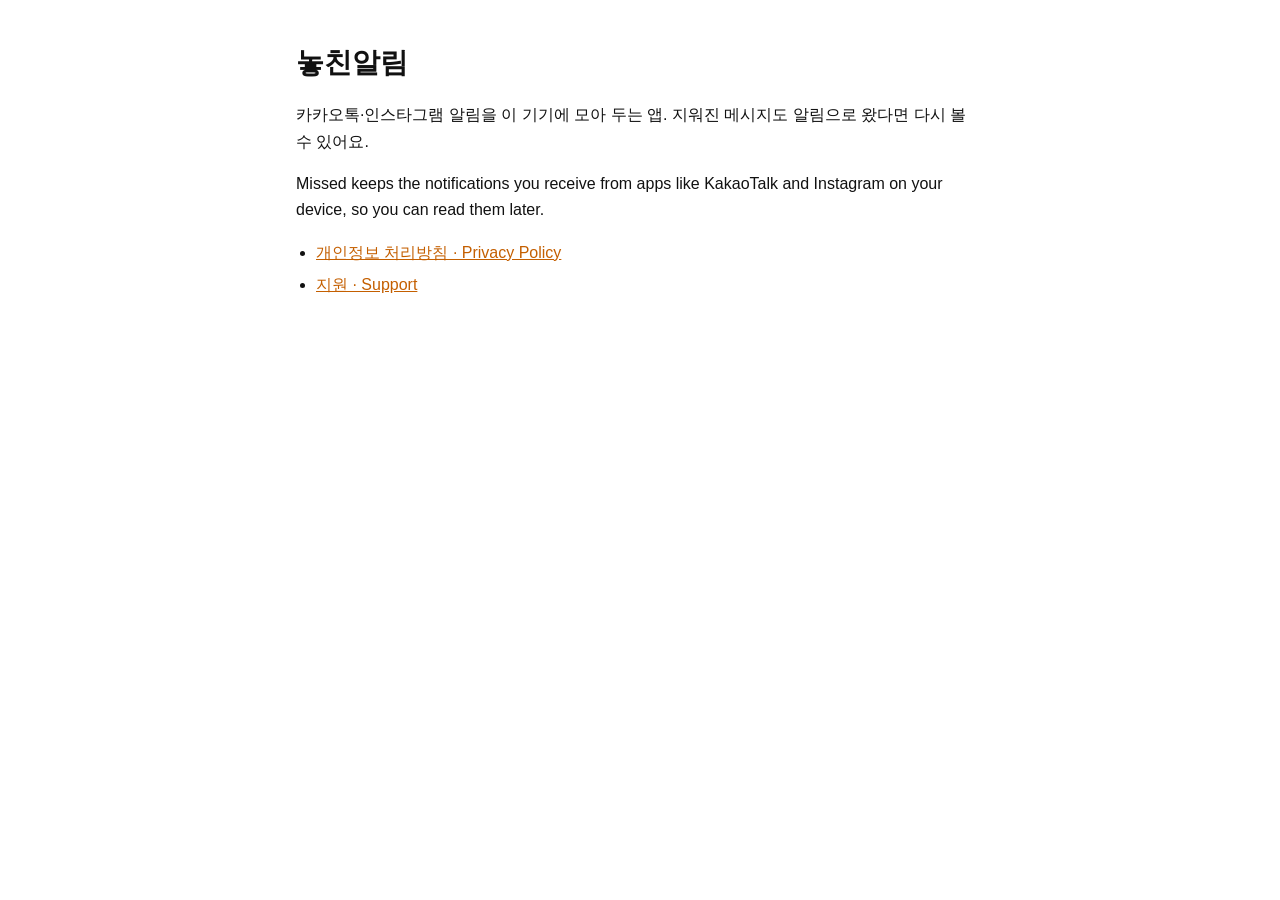
<file: index.html>
<!doctype html>
<html lang="ko">
<head><meta charset="utf-8"><meta name="viewport" content="width=device-width, initial-scale=1">
<title>놓친알림 · Missed</title><link rel="stylesheet" href="style.css"></head>
<body><main>
<h1>놓친알림</h1>
<p>카카오톡·인스타그램 알림을 이 기기에 모아 두는 앱. 지워진 메시지도 알림으로 왔다면 다시 볼 수 있어요.</p>
<p lang="en">Missed keeps the notifications you receive from apps like KakaoTalk and Instagram on your device, so you can read them later.</p>
<ul><li><a href="privacy.html">개인정보 처리방침 · Privacy Policy</a></li><li><a href="support.html">지원 · Support</a></li></ul>
</main></body></html>
</file>
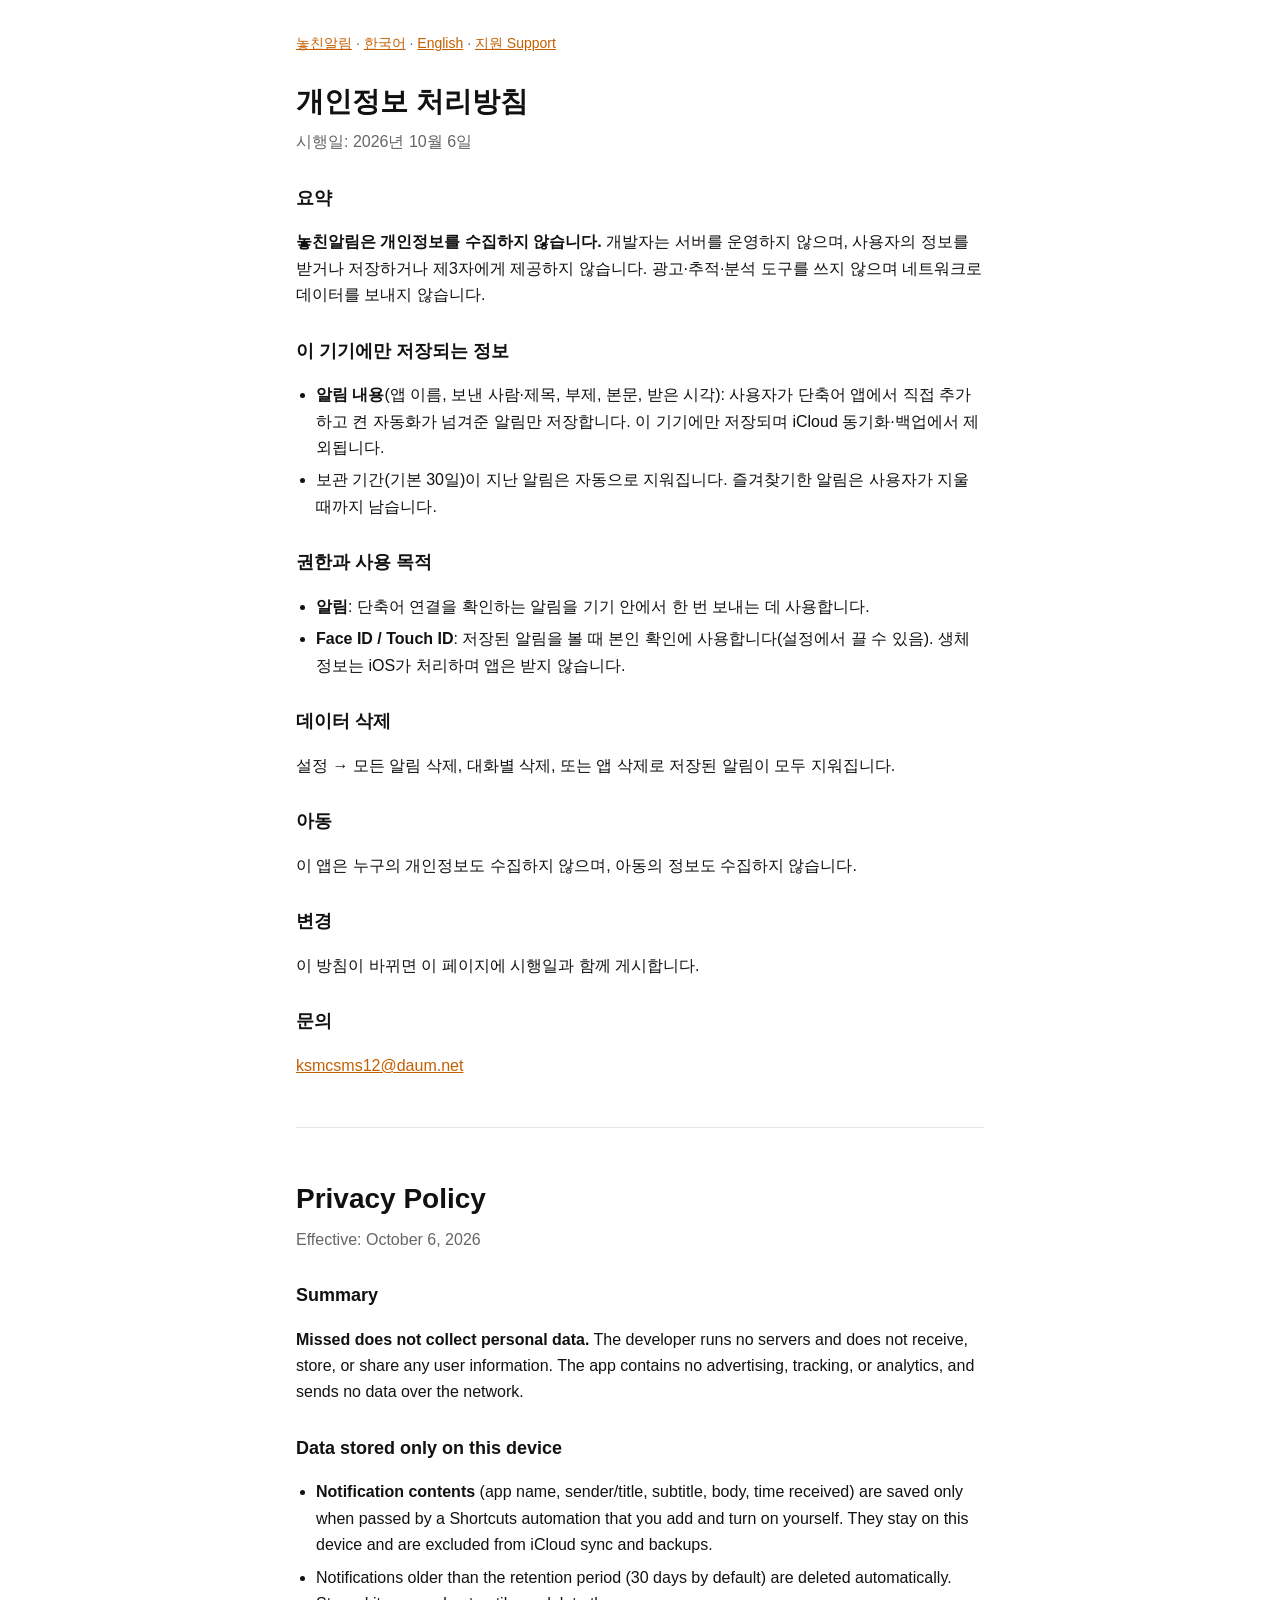
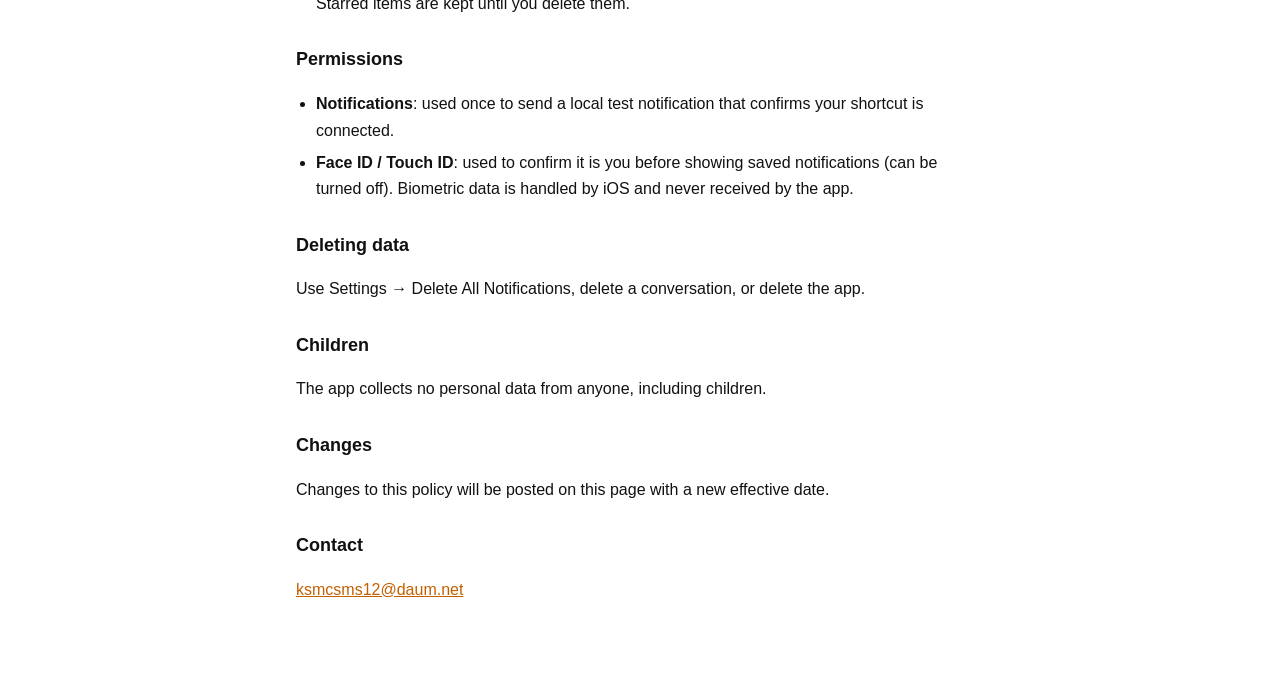
<file: privacy.html>
<!doctype html>
<html lang="ko">
<head><meta charset="utf-8"><meta name="viewport" content="width=device-width, initial-scale=1">
<title>놓친알림 개인정보 처리방침 · Missed Privacy Policy</title><link rel="stylesheet" href="style.css"></head>
<body><main>
<nav><a href="./">놓친알림</a> · <a href="#ko">한국어</a> · <a href="#en">English</a> · <a href="support.html">지원 Support</a></nav>

<section id="ko" lang="ko">
<h1>개인정보 처리방침</h1>
<p class="meta">시행일: 2026년 10월 6일</p>
<h2>요약</h2>
<p><strong>놓친알림은 개인정보를 수집하지 않습니다.</strong> 개발자는 서버를 운영하지 않으며, 사용자의 정보를 받거나 저장하거나 제3자에게 제공하지 않습니다. 광고·추적·분석 도구를 쓰지 않으며 네트워크로 데이터를 보내지 않습니다.</p>
<h2>이 기기에만 저장되는 정보</h2>
<ul>
<li><strong>알림 내용</strong>(앱 이름, 보낸 사람·제목, 부제, 본문, 받은 시각): 사용자가 단축어 앱에서 직접 추가하고 켠 자동화가 넘겨준 알림만 저장합니다. 이 기기에만 저장되며 iCloud 동기화·백업에서 제외됩니다.</li>
<li>보관 기간(기본 30일)이 지난 알림은 자동으로 지워집니다. 즐겨찾기한 알림은 사용자가 지울 때까지 남습니다.</li>
</ul>
<h2>권한과 사용 목적</h2>
<ul>
<li><strong>알림</strong>: 단축어 연결을 확인하는 알림을 기기 안에서 한 번 보내는 데 사용합니다.</li>
<li><strong>Face ID / Touch ID</strong>: 저장된 알림을 볼 때 본인 확인에 사용합니다(설정에서 끌 수 있음). 생체 정보는 iOS가 처리하며 앱은 받지 않습니다.</li>
</ul>
<h2>데이터 삭제</h2>
<p>설정 → 모든 알림 삭제, 대화별 삭제, 또는 앱 삭제로 저장된 알림이 모두 지워집니다.</p>
<h2>아동</h2><p>이 앱은 누구의 개인정보도 수집하지 않으며, 아동의 정보도 수집하지 않습니다.</p>
<h2>변경</h2><p>이 방침이 바뀌면 이 페이지에 시행일과 함께 게시합니다.</p>
<h2>문의</h2><p><a href="mailto:ksmcsms12@daum.net">ksmcsms12@daum.net</a></p>
</section>
<hr>
<section id="en" lang="en">
<h1>Privacy Policy</h1>
<p class="meta">Effective: October 6, 2026</p>
<h2>Summary</h2>
<p><strong>Missed does not collect personal data.</strong> The developer runs no servers and does not receive, store, or share any user information. The app contains no advertising, tracking, or analytics, and sends no data over the network.</p>
<h2>Data stored only on this device</h2>
<ul>
<li><strong>Notification contents</strong> (app name, sender/title, subtitle, body, time received) are saved only when passed by a Shortcuts automation that you add and turn on yourself. They stay on this device and are excluded from iCloud sync and backups.</li>
<li>Notifications older than the retention period (30 days by default) are deleted automatically. Starred items are kept until you delete them.</li>
</ul>
<h2>Permissions</h2>
<ul>
<li><strong>Notifications</strong>: used once to send a local test notification that confirms your shortcut is connected.</li>
<li><strong>Face ID / Touch ID</strong>: used to confirm it is you before showing saved notifications (can be turned off). Biometric data is handled by iOS and never received by the app.</li>
</ul>
<h2>Deleting data</h2><p>Use Settings → Delete All Notifications, delete a conversation, or delete the app.</p>
<h2>Children</h2><p>The app collects no personal data from anyone, including children.</p>
<h2>Changes</h2><p>Changes to this policy will be posted on this page with a new effective date.</p>
<h2>Contact</h2><p><a href="mailto:ksmcsms12@daum.net">ksmcsms12@daum.net</a></p>
</section>
</main></body></html>
</file>
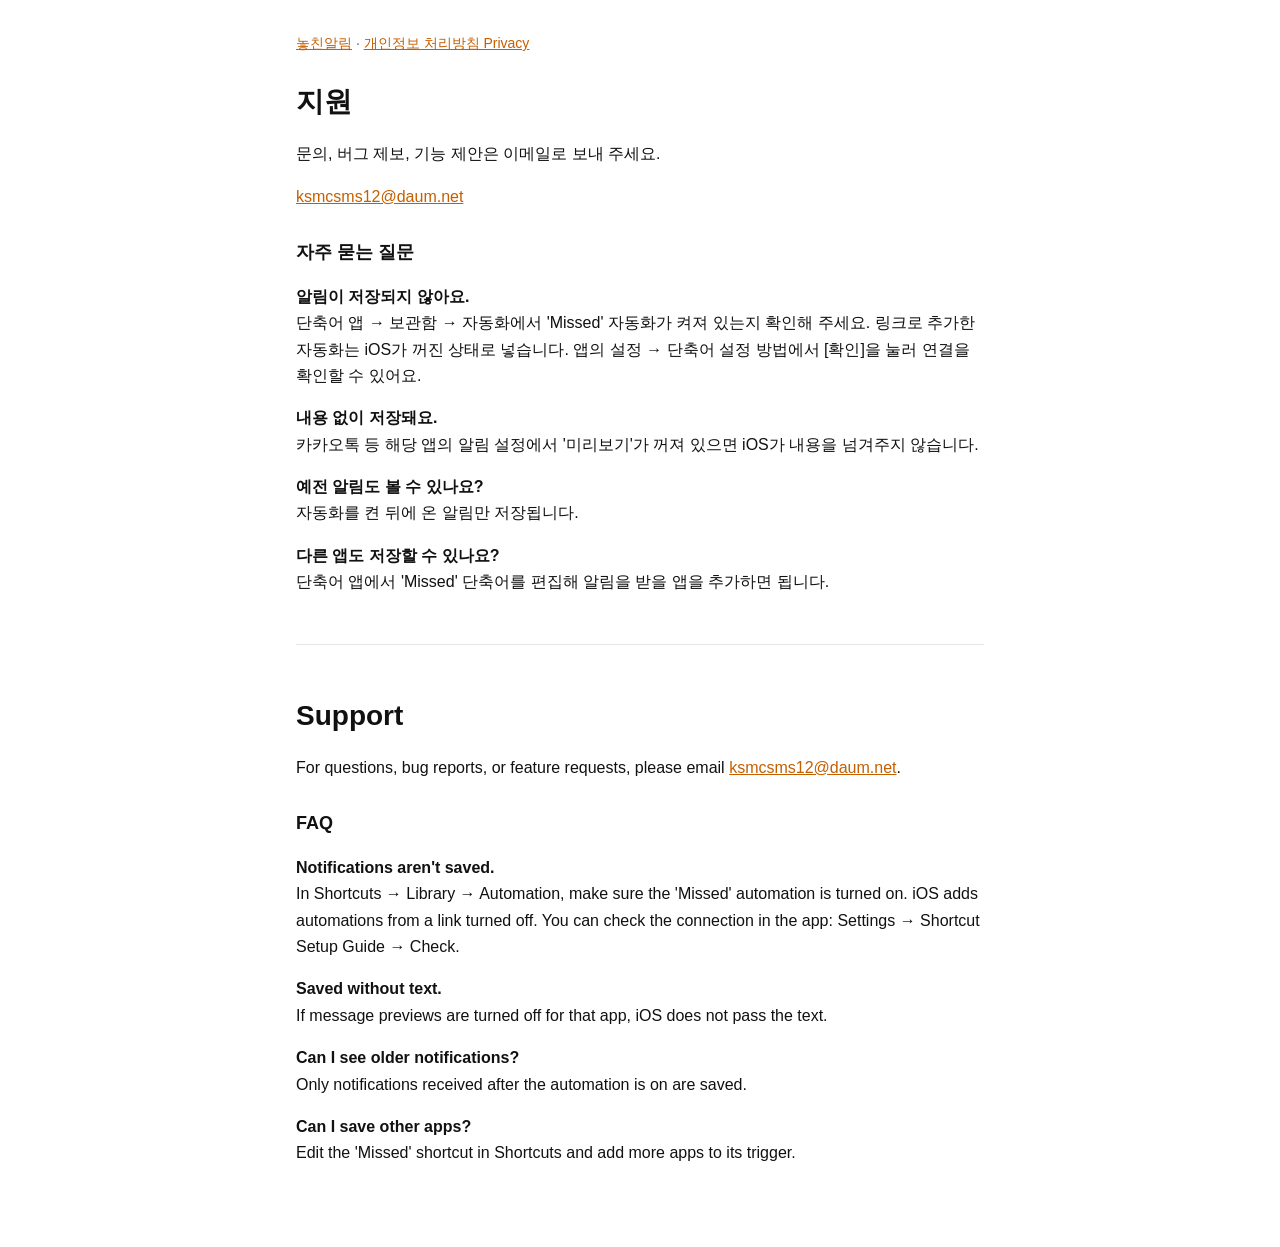
<file: support.html>
<!doctype html>
<html lang="ko">
<head><meta charset="utf-8"><meta name="viewport" content="width=device-width, initial-scale=1">
<title>놓친알림 지원 · Missed Support</title><link rel="stylesheet" href="style.css"></head>
<body><main>
<nav><a href="./">놓친알림</a> · <a href="privacy.html">개인정보 처리방침 Privacy</a></nav>
<section lang="ko">
<h1>지원</h1>
<p>문의, 버그 제보, 기능 제안은 이메일로 보내 주세요.</p>
<p><a href="mailto:ksmcsms12@daum.net">ksmcsms12@daum.net</a></p>
<h2>자주 묻는 질문</h2>
<p><strong>알림이 저장되지 않아요.</strong><br>단축어 앱 → 보관함 → 자동화에서 'Missed' 자동화가 켜져 있는지 확인해 주세요. 링크로 추가한 자동화는 iOS가 꺼진 상태로 넣습니다. 앱의 설정 → 단축어 설정 방법에서 [확인]을 눌러 연결을 확인할 수 있어요.</p>
<p><strong>내용 없이 저장돼요.</strong><br>카카오톡 등 해당 앱의 알림 설정에서 '미리보기'가 꺼져 있으면 iOS가 내용을 넘겨주지 않습니다.</p>
<p><strong>예전 알림도 볼 수 있나요?</strong><br>자동화를 켠 뒤에 온 알림만 저장됩니다.</p>
<p><strong>다른 앱도 저장할 수 있나요?</strong><br>단축어 앱에서 'Missed' 단축어를 편집해 알림을 받을 앱을 추가하면 됩니다.</p>
</section>
<hr>
<section lang="en">
<h1>Support</h1>
<p>For questions, bug reports, or feature requests, please email <a href="mailto:ksmcsms12@daum.net">ksmcsms12@daum.net</a>.</p>
<h2>FAQ</h2>
<p><strong>Notifications aren't saved.</strong><br>In Shortcuts → Library → Automation, make sure the 'Missed' automation is turned on. iOS adds automations from a link turned off. You can check the connection in the app: Settings → Shortcut Setup Guide → Check.</p>
<p><strong>Saved without text.</strong><br>If message previews are turned off for that app, iOS does not pass the text.</p>
<p><strong>Can I see older notifications?</strong><br>Only notifications received after the automation is on are saved.</p>
<p><strong>Can I save other apps?</strong><br>Edit the 'Missed' shortcut in Shortcuts and add more apps to its trigger.</p>
</section>
</main></body></html>
</file>
<file: style.css>
:root { --bg: #ffffff; --fg: #111111; --muted: #666666; --accent: #c45f00; --line: #e5e5e5; }
@media (prefers-color-scheme: dark) {
  :root:not([data-theme="light"]) { --bg: #000000; --fg: #f2f2f2; --muted: #a0a0a0; --accent: #ff9f0a; --line: #2a2a2a; }
}
:root[data-theme="dark"] { --bg: #000000; --fg: #f2f2f2; --muted: #a0a0a0; --accent: #ff9f0a; --line: #2a2a2a; }
* { box-sizing: border-box; }
body { margin: 0; background: var(--bg); color: var(--fg);
  font: 16px/1.65 -apple-system, BlinkMacSystemFont, "Apple SD Gothic Neo", "Segoe UI", sans-serif; }
main { max-width: 720px; margin: 0 auto; padding: 32px 16px 64px; }
nav { font-size: 14px; color: var(--muted); margin-bottom: 24px; }
a { color: var(--accent); }
h1 { font-size: 28px; margin: 8px 0 4px; }
h2 { font-size: 18px; margin: 28px 0 8px; }
.meta { color: var(--muted); margin: 0 0 16px; }
ul { padding-left: 20px; }
li { margin: 6px 0; }
hr { border: 0; border-top: 1px solid var(--line); margin: 48px 0; }
</file>
